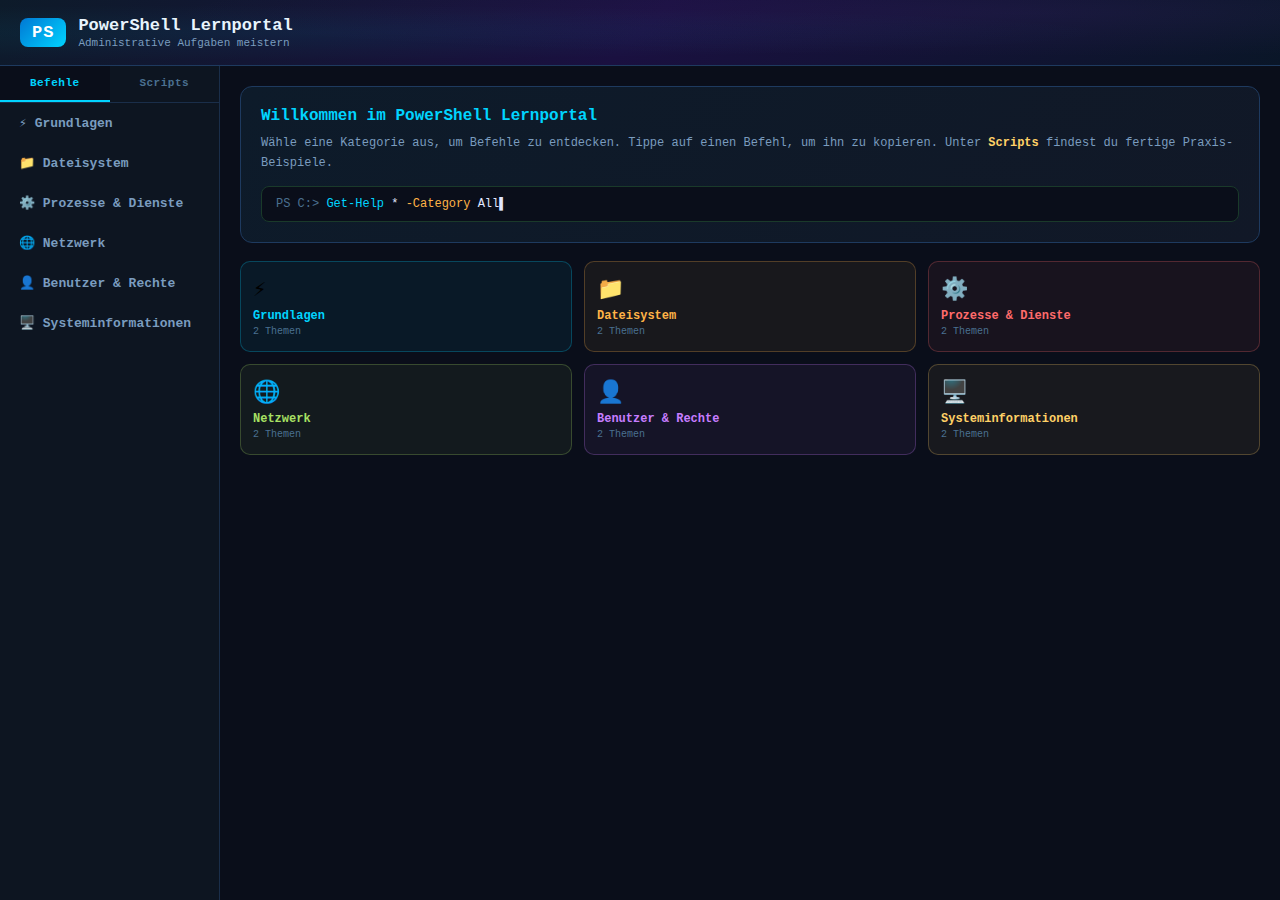
<file: index.html>
<!DOCTYPE html>
<html lang="de">
<head>
<meta charset="UTF-8">
<meta name="viewport" content="width=device-width, initial-scale=1.0, viewport-fit=cover">
<title>PowerShell Lernportal</title>
<style>
  * { box-sizing: border-box; margin: 0; padding: 0; }

  :root {
    --safe-bottom: env(safe-area-inset-bottom, 0px);
    --safe-top: env(safe-area-inset-top, 0px);
  }

  body {
    min-height: 100vh; min-height: 100dvh;
    background: #0a0e1a;
    font-family: 'Courier New', Consolas, monospace;
    color: #e0e6ff;
    display: flex; flex-direction: column;
    overflow: hidden;
  }

  /* ── HEADER ─────────────────────────────────── */
  #header {
    background: linear-gradient(135deg, #0d1b2a 0%, #1a1040 50%, #0a1628 100%);
    border-bottom: 1px solid #1e3a5f;
    padding: 16px 20px;
    padding-top: calc(16px + var(--safe-top));
    position: relative; overflow: hidden; flex-shrink: 0;
  }
  #header::before {
    content: '';
    position: absolute; inset: 0;
    background: radial-gradient(ellipse at 20% 50%, rgba(0,212,255,0.06) 0%, transparent 60%),
                radial-gradient(ellipse at 80% 20%, rgba(168,100,255,0.06) 0%, transparent 60%);
    pointer-events: none;
  }
  #header-inner { position: relative; display: flex; align-items: center; gap: 12px; }
  #ps-badge {
    background: linear-gradient(135deg, #0078d4, #00d4ff);
    border-radius: 8px; padding: 5px 12px;
    font-size: 17px; font-weight: bold; color: #fff; letter-spacing: 1px; flex-shrink: 0;
  }
  #header-text { flex: 1; min-width: 0; }
  #header h1 { font-size: 17px; font-weight: 700; color: #e8f4fd; white-space: nowrap; overflow: hidden; text-overflow: ellipsis; }
  #header p  { color: #7a9cbf; font-size: 11px; margin-top: 2px; }

  /* Hamburger — hidden on desktop */
  #menu-toggle {
    display: none;
    background: transparent; border: 1px solid #1e3a5f; border-radius: 8px;
    color: #7a9cbf; padding: 7px 10px; cursor: pointer; font-size: 18px;
    flex-shrink: 0; line-height: 1;
  }

  /* ── DESKTOP LAYOUT ──────────────────────────── */
  #layout { display: flex; flex: 1; overflow: hidden; }

  /* Sidebar */
  #sidebar {
    width: 220px; background: #0d1521;
    border-right: 1px solid #1a2e4a;
    display: flex; flex-direction: column;
    flex-shrink: 0; overflow: hidden;
    transition: transform 0.28s ease;
  }
  #tabs { display: flex; border-bottom: 1px solid #1a2e4a; flex-shrink: 0; }
  .tab-btn {
    flex: 1; padding: 11px 8px; border: none; cursor: pointer;
    font-family: inherit; font-size: 11px; font-weight: 600; letter-spacing: 0.5px;
    background: transparent; color: #4a7090;
    border-bottom: 2px solid transparent; transition: all 0.2s;
  }
  .tab-btn.active { background: #0a0e1a; color: #00d4ff; border-bottom-color: #00d4ff; }
  #sidebar-list { overflow-y: auto; flex: 1; -webkit-overflow-scrolling: touch; }

  .cat-btn {
    width: 100%; text-align: left; padding: 12px 16px;
    border: none; cursor: pointer; background: transparent;
    border-left: 3px solid transparent; color: #7a9cbf;
    font-family: inherit; font-size: 13px; font-weight: 600;
    display: flex; align-items: center; gap: 8px; transition: all 0.2s;
  }
  .cat-btn.active { border-left-color: var(--cat-color); background: color-mix(in srgb, var(--cat-color) 10%, transparent); color: var(--cat-color); }
  .topic-btn {
    width: 100%; text-align: left; padding: 9px 16px 9px 36px;
    border: none; cursor: pointer; background: transparent;
    color: #5a7a9a; font-family: inherit; font-size: 12px; transition: all 0.2s;
  }
  .topic-btn.active { color: #e0e6ff; background: color-mix(in srgb, var(--cat-color) 15%, transparent); }
  .script-btn {
    width: 100%; text-align: left; padding: 12px 16px;
    border: none; cursor: pointer; background: transparent;
    border-left: 3px solid transparent; color: #7a9cbf;
    font-family: inherit; font-size: 12px; font-weight: 600;
    display: flex; align-items: center; gap: 8px; transition: all 0.2s;
  }
  .script-btn.active { border-left-color: #ffd166; background: rgba(255,209,102,0.1); color: #ffd166; }

  /* Overlay backdrop for mobile drawer */
  #overlay {
    display: none;
    position: fixed; inset: 0; background: rgba(0,0,0,0.55);
    z-index: 99; backdrop-filter: blur(2px);
  }

  /* ── MAIN ────────────────────────────────────── */
  #main { flex: 1; overflow-y: auto; padding: 20px; -webkit-overflow-scrolling: touch; }

  /* Welcome */
  #welcome-box {
    background: linear-gradient(135deg, #0d1b2a, #111827);
    border: 1px solid #1e3a5f; border-radius: 12px;
    padding: 20px; margin-bottom: 18px;
  }
  #welcome-box h2 { color: #00d4ff; font-size: 16px; margin-bottom: 8px; }
  #welcome-box p  { color: #7a9cbf; line-height: 1.7; font-size: 12px; }
  #terminal-demo {
    background: #0a0e1a; border-radius: 8px; padding: 10px 14px;
    font-size: 12px; border: 1px solid #1a3a2a; margin-top: 12px;
    overflow-x: auto; white-space: nowrap;
  }
  .ps-prompt { color: #4a7090; }
  .ps-cmd    { color: #00d4ff; }
  .ps-arg    { color: #e0e6ff; }
  .ps-flag   { color: #ffb347; }
  .blink { display: inline-block; animation: blink 1s step-end infinite; }
  @keyframes blink { 50% { opacity: 0; } }

  /* Category grid */
  #cat-grid { display: grid; grid-template-columns: repeat(3,1fr); gap: 12px; }
  .cat-card {
    background: color-mix(in srgb, var(--cat-color) 6%, transparent);
    border: 1px solid color-mix(in srgb, var(--cat-color) 25%, transparent);
    border-radius: 10px; padding: 14px 12px; cursor: pointer;
    text-align: left; transition: all 0.2s; font-family: inherit;
    -webkit-tap-highlight-color: transparent;
  }
  .cat-card:hover  { border-color: var(--cat-color); background: color-mix(in srgb, var(--cat-color) 12%, transparent); }
  .cat-card:active { background: color-mix(in srgb, var(--cat-color) 20%, transparent); }
  .cat-card-icon  { font-size: 22px; margin-bottom: 6px; }
  .cat-card-title { color: var(--cat-color); font-weight: 700; font-size: 12px; margin-bottom: 3px; }
  .cat-card-count { color: #4a7090; font-size: 10px; }

  /* Topic grid */
  #topic-grid { display: grid; grid-template-columns: 1fr 1fr; gap: 12px; }
  .topic-card {
    background: color-mix(in srgb, var(--cat-color) 5%, transparent);
    border: 1px solid color-mix(in srgb, var(--cat-color) 18%, transparent);
    border-radius: 10px; padding: 16px; cursor: pointer;
    text-align: left; transition: all 0.2s; font-family: inherit;
    -webkit-tap-highlight-color: transparent;
  }
  .topic-card:hover  { background: color-mix(in srgb, var(--cat-color) 12%, transparent); }
  .topic-card:active { background: color-mix(in srgb, var(--cat-color) 20%, transparent); }
  .topic-card-title { color: var(--cat-color); font-weight: 700; font-size: 13px; margin-bottom: 5px; }
  .topic-card-desc  { color: #4a7090; font-size: 12px; margin-bottom: 10px; line-height: 1.5; }
  .topic-card-count { color: #7a9cbf; font-size: 11px; }

  /* Section heading */
  .section-heading { display: flex; align-items: center; gap: 10px; margin-bottom: 14px; }
  .section-heading h2 { font-size: 16px; }
  .section-desc { color: #5a7a9a; font-size: 12px; margin-bottom: 16px; }
  .back-btn {
    background: transparent; border: none; color: #4a7090;
    cursor: pointer; font-family: inherit; font-size: 13px;
    margin-bottom: 14px; padding: 4px 0;
    display: flex; align-items: center; gap: 4px;
    -webkit-tap-highlight-color: transparent;
  }

  /* Command cards */
  .cmd-list { display: flex; flex-direction: column; gap: 10px; margin-bottom: 16px; }
  .cmd-card {
    background: #080d16; border: 1px solid #1a2e4a;
    border-radius: 8px; overflow: hidden; transition: border-color 0.2s;
  }
  .cmd-card:hover { border-color: color-mix(in srgb, var(--cat-color) 40%, transparent); }
  .cmd-header {
    display: flex; align-items: center; justify-content: space-between;
    padding: 10px 12px; border-bottom: 1px solid #0f1e30; gap: 8px;
  }
  .cmd-name { color: #00d4ff; font-size: 12px; font-weight: 600; word-break: break-all; flex: 1; }
  .copy-btn {
    background: #0d1521; border: 1px solid #1a2e4a; border-radius: 5px;
    color: #4a7090; padding: 5px 10px; cursor: pointer;
    font-size: 11px; font-family: inherit; transition: all 0.15s;
    white-space: nowrap; flex-shrink: 0; min-height: 32px;
    -webkit-tap-highlight-color: transparent;
  }
  .copy-btn.copied { background: #1a3a2a; border-color: #2a5a3a; color: #a8e063; }
  .cmd-body { padding: 8px 12px; }
  .cmd-desc    { color: #7a9cbf; font-size: 12px; margin-bottom: 5px; line-height: 1.4; }
  .cmd-example { color: #a8e063; font-size: 11px; opacity: 0.85; word-break: break-all; }

  /* Tip box */
  .tip-box {
    background: linear-gradient(135deg, #0d1b0d, #111827);
    border: 1px solid #1a3a2a; border-radius: 8px;
    padding: 13px 14px; font-size: 12px; color: #a8c8a0; line-height: 1.6;
  }

  /* Script view */
  .script-header { display: flex; align-items: center; gap: 12px; margin-bottom: 16px; }
  .script-header h2 { color: #ffd166; font-size: 17px; }
  .script-box { background: #080d16; border: 1px solid #1e3a5f; border-radius: 10px; overflow: hidden; }
  .script-box-header {
    background: #0d1521; padding: 9px 14px;
    display: flex; justify-content: space-between; align-items: center;
    border-bottom: 1px solid #1a2e4a;
  }
  .script-label { color: #4a7090; font-size: 11px; }
  .script-copy-btn {
    background: #0d1521; border: 1px solid #1a3a5a; border-radius: 6px;
    color: #7a9cbf; padding: 5px 12px; cursor: pointer;
    font-size: 11px; font-family: inherit; transition: all 0.15s; min-height: 32px;
  }
  .script-copy-btn.copied { background: #1a3a2a; color: #a8e063; }
  .script-code {
    margin: 0; padding: 16px; font-size: 11px; color: #a8e063;
    overflow-x: auto; line-height: 1.7;
    font-family: Consolas, 'Courier New', monospace;
    -webkit-overflow-scrolling: touch;
  }

  /* Scrollbar */
  ::-webkit-scrollbar { width: 4px; height: 4px; }
  ::-webkit-scrollbar-track { background: #080d16; }
  ::-webkit-scrollbar-thumb { background: #1a3a5a; border-radius: 3px; }

  /* ── MOBILE BOTTOM NAV ───────────────────────── */
  #bottom-nav {
    display: none;
    background: #0d1521; border-top: 1px solid #1a2e4a;
    flex-shrink: 0;
    padding-bottom: var(--safe-bottom);
  }
  #bottom-nav-inner { display: flex; }
  .bnav-btn {
    flex: 1; border: none; background: transparent; cursor: pointer;
    font-family: inherit; color: #4a7090;
    padding: 10px 8px 8px; display: flex; flex-direction: column;
    align-items: center; gap: 3px; transition: color 0.2s;
    -webkit-tap-highlight-color: transparent;
    font-size: 10px; font-weight: 600; letter-spacing: 0.3px;
  }
  .bnav-btn .bnav-icon { font-size: 20px; line-height: 1; }
  #bnav-befehle.active { color: #00d4ff; }
  #bnav-scripts.active { color: #ffd166; }

  /* ── RESPONSIVE: mobile ≤ 640px ─────────────── */
  @media (max-width: 640px) {
    #menu-toggle { display: block; }

    /* Sidebar becomes a slide-in drawer */
    #sidebar {
      position: fixed; top: 0; left: 0; bottom: 0;
      width: 82vw; max-width: 300px;
      z-index: 100; transform: translateX(-105%);
      box-shadow: 4px 0 24px rgba(0,0,0,0.5);
    }
    #sidebar.open { transform: translateX(0); }
    #overlay.open { display: block; }

    #bottom-nav { display: block; }

    #main { padding: 14px; }

    /* 2-col on small screens */
    #cat-grid   { grid-template-columns: repeat(2, 1fr); gap: 10px; }
    #topic-grid { grid-template-columns: 1fr; gap: 10px; }

    #welcome-box { padding: 14px; }
    #welcome-box h2 { font-size: 14px; }
    .section-heading h2 { font-size: 14px; }
  }

  @media (max-width: 360px) {
    #header h1 { font-size: 14px; }
    #cat-grid  { grid-template-columns: repeat(2, 1fr); }
  }

  /* ── TABLET: 641–900px ────────────────────────── */
  @media (min-width: 641px) and (max-width: 900px) {
    #sidebar { width: 190px; }
    #cat-grid { grid-template-columns: repeat(2,1fr); }
    #main { padding: 18px; }
  }
</style>
</head>
<body>

<div id="header">
  <div id="header-inner">
    <button id="menu-toggle" onclick="toggleSidebar()" aria-label="Menü öffnen">☰</button>
    <div id="ps-badge">PS</div>
    <div id="header-text">
      <h1>PowerShell Lernportal</h1>
      <p>Administrative Aufgaben meistern</p>
    </div>
  </div>
</div>

<div id="layout">
  <div id="overlay" onclick="closeSidebar()"></div>

  <div id="sidebar">
    <div id="tabs">
      <button class="tab-btn active" id="tab-befehle" onclick="switchTab('befehle')">Befehle</button>
      <button class="tab-btn"        id="tab-scripts" onclick="switchTab('scripts')">Scripts</button>
    </div>
    <div id="sidebar-list"></div>
  </div>

  <div id="main"></div>
</div>

<div id="bottom-nav">
  <div id="bottom-nav-inner">
    <button class="bnav-btn active" id="bnav-befehle" onclick="switchTab('befehle')">
      <span class="bnav-icon">⚡</span>Befehle
    </button>
    <button class="bnav-btn" id="bnav-scripts" onclick="switchTab('scripts')">
      <span class="bnav-icon">📄</span>Scripts
    </button>
  </div>
</div>

<script>
const categories = [
  {
    id: "grundlagen", icon: "⚡", title: "Grundlagen", color: "#00d4ff",
    topics: [
      {
        title: "Die PowerShell-Konsole", description: "Grundlegende Navigation und Bedienung",
        commands: [
          { cmd: "Get-Help <Cmdlet>", desc: "Hilfe zu einem Befehl anzeigen", example: "Get-Help Get-Process" },
          { cmd: "Get-Command", desc: "Alle verfügbaren Befehle auflisten", example: "Get-Command -Verb Get" },
          { cmd: "Clear-Host", desc: "Konsole leeren (alias: cls)", example: "Clear-Host" },
          { cmd: "Exit", desc: "PowerShell schließen", example: "Exit" },
          { cmd: "Tab", desc: "Auto-Vervollständigung aktivieren", example: "Get-Pro[Tab]" },
        ],
        tip: "💡 PowerShell-Befehle folgen immer dem Schema Verb-Substantiv, z.B. Get-Process, Set-Item, Remove-File.",
      },
      {
        title: "Variablen & Datentypen", description: "Daten speichern und verarbeiten",
        commands: [
          { cmd: "$name = 'Wert'", desc: "Variable erstellen und Wert zuweisen", example: "$name = 'Max Mustermann'" },
          { cmd: "$zahl = 42", desc: "Zahl als Variable speichern", example: "$alter = 30" },
          { cmd: "$name.GetType()", desc: "Datentyp einer Variable anzeigen", example: "$zahl.GetType()" },
          { cmd: "$array = @(1,2,3)", desc: "Array erstellen", example: "$farben = @('Rot','Blau','Grün')" },
          { cmd: "$hash = @{Key='Val'}", desc: "Hashtable (Dictionary) erstellen", example: "$person = @{Name='Max';Alter=30}" },
        ],
        tip: "💡 Variablen in PowerShell beginnen immer mit einem $-Zeichen.",
      },
    ],
  },
  {
    id: "dateisystem", icon: "📁", title: "Dateisystem", color: "#ffb347",
    topics: [
      {
        title: "Navigation & Ordner", description: "Im Dateisystem navigieren",
        commands: [
          { cmd: "Get-Location", desc: "Aktuellen Pfad anzeigen (alias: pwd)", example: "Get-Location" },
          { cmd: "Set-Location C:\\Pfad", desc: "In ein Verzeichnis wechseln (alias: cd)", example: "Set-Location C:\\Users" },
          { cmd: "Get-ChildItem", desc: "Dateien & Ordner anzeigen (alias: ls, dir)", example: "Get-ChildItem C:\\ -Recurse" },
          { cmd: "New-Item -Type Directory", desc: "Neuen Ordner erstellen", example: "New-Item -Path 'C:\\Test' -Type Directory" },
          { cmd: "Remove-Item -Path", desc: "Datei oder Ordner löschen", example: "Remove-Item -Path 'C:\\Test' -Recurse" },
        ],
        tip: "💡 Mit Get-ChildItem -Filter *.txt findet man alle TXT-Dateien in einem Verzeichnis.",
      },
      {
        title: "Dateien lesen & schreiben", description: "Dateiinhalt bearbeiten",
        commands: [
          { cmd: "Get-Content Datei.txt", desc: "Dateiinhalt anzeigen (alias: cat)", example: "Get-Content C:\\log.txt" },
          { cmd: "Set-Content Datei.txt", desc: "Datei überschreiben", example: "Set-Content log.txt 'Neuer Inhalt'" },
          { cmd: "Add-Content Datei.txt", desc: "Text an Datei anhängen", example: "Add-Content log.txt 'Neue Zeile'" },
          { cmd: "Copy-Item Quelle Ziel", desc: "Datei kopieren", example: "Copy-Item C:\\file.txt D:\\backup\\" },
          { cmd: "Move-Item Quelle Ziel", desc: "Datei verschieben", example: "Move-Item C:\\alt.txt C:\\neu.txt" },
        ],
        tip: "💡 Mit Out-File kann man Ausgaben direkt in eine Datei umleiten: Get-Process | Out-File prozesse.txt",
      },
    ],
  },
  {
    id: "prozesse", icon: "⚙️", title: "Prozesse & Dienste", color: "#ff6b6b",
    topics: [
      {
        title: "Prozesse verwalten", description: "Laufende Prozesse überwachen und steuern",
        commands: [
          { cmd: "Get-Process", desc: "Alle laufenden Prozesse anzeigen", example: "Get-Process | Sort-Object CPU -Desc" },
          { cmd: "Get-Process -Name chrome", desc: "Bestimmten Prozess finden", example: "Get-Process -Name 'notepad'" },
          { cmd: "Stop-Process -Name", desc: "Prozess beenden", example: "Stop-Process -Name 'notepad' -Force" },
          { cmd: "Start-Process", desc: "Anwendung starten", example: "Start-Process notepad.exe" },
          { cmd: "Wait-Process -Name", desc: "Warten bis Prozess beendet ist", example: "Wait-Process -Name 'setup'" },
        ],
        tip: "💡 Mit Get-Process | Where-Object {$_.CPU -gt 50} findet man prozessorhungrige Anwendungen.",
      },
      {
        title: "Windows-Dienste", description: "Systemdienste steuern und überwachen",
        commands: [
          { cmd: "Get-Service", desc: "Alle Dienste auflisten", example: "Get-Service | Where-Object Status -eq 'Running'" },
          { cmd: "Start-Service -Name", desc: "Dienst starten", example: "Start-Service -Name 'wuauserv'" },
          { cmd: "Stop-Service -Name", desc: "Dienst stoppen", example: "Stop-Service -Name 'Spooler'" },
          { cmd: "Restart-Service -Name", desc: "Dienst neu starten", example: "Restart-Service -Name 'Spooler'" },
          { cmd: "Set-Service -StartupType", desc: "Startverhalten ändern", example: "Set-Service -Name 'Spooler' -StartupType Automatic" },
        ],
        tip: "💡 Get-Service -Name 'Spooler' zeigt den Print Spooler Dienst – nützlich bei Druckerproblemen.",
      },
    ],
  },
  {
    id: "netzwerk", icon: "🌐", title: "Netzwerk", color: "#a8e063",
    topics: [
      {
        title: "Netzwerkdiagnose", description: "Verbindungen testen und analysieren",
        commands: [
          { cmd: "Test-Connection -ComputerName", desc: "Ping an Host senden", example: "Test-Connection -ComputerName google.com -Count 4" },
          { cmd: "Get-NetIPAddress", desc: "IP-Adressen anzeigen", example: "Get-NetIPAddress -AddressFamily IPv4" },
          { cmd: "Get-NetAdapter", desc: "Netzwerkadapter auflisten", example: "Get-NetAdapter | Select Name, Status, Speed" },
          { cmd: "Resolve-DnsName", desc: "DNS-Auflösung durchführen", example: "Resolve-DnsName google.com" },
          { cmd: "Test-NetConnection", desc: "Port-Verbindung testen", example: "Test-NetConnection google.com -Port 443" },
        ],
        tip: "💡 Test-NetConnection -ComputerName server -Port 3389 prüft ob RDP-Zugriff möglich ist.",
      },
      {
        title: "Netzwerkkonfiguration", description: "Netzwerkeinstellungen verwalten",
        commands: [
          { cmd: "Get-NetRoute", desc: "Routing-Tabelle anzeigen", example: "Get-NetRoute -AddressFamily IPv4" },
          { cmd: "Get-DnsClientServerAddress", desc: "DNS-Server anzeigen", example: "Get-DnsClientServerAddress" },
          { cmd: "Clear-DnsClientCache", desc: "DNS-Cache leeren", example: "Clear-DnsClientCache" },
          { cmd: "Get-NetFirewallRule", desc: "Firewallregeln anzeigen", example: "Get-NetFirewallRule -Enabled True" },
          { cmd: "Invoke-WebRequest", desc: "HTTP-Anfrage senden", example: "Invoke-WebRequest https://api.example.com" },
        ],
        tip: "💡 Invoke-WebRequest kann auch zum Herunterladen von Dateien verwendet werden: (Invoke-WebRequest -Uri 'URL').Content",
      },
    ],
  },
  {
    id: "benutzer", icon: "👤", title: "Benutzer & Rechte", color: "#c77dff",
    topics: [
      {
        title: "Lokale Benutzer", description: "Benutzerkonten verwalten",
        commands: [
          { cmd: "Get-LocalUser", desc: "Lokale Benutzer auflisten", example: "Get-LocalUser | Select Name, Enabled" },
          { cmd: "New-LocalUser -Name", desc: "Neuen Benutzer erstellen", example: "New-LocalUser -Name 'Hans' -NoPassword" },
          { cmd: "Set-LocalUser -Name", desc: "Benutzer bearbeiten", example: "Set-LocalUser -Name 'Hans' -Description 'Testuser'" },
          { cmd: "Remove-LocalUser -Name", desc: "Benutzer löschen", example: "Remove-LocalUser -Name 'Hans'" },
          { cmd: "Get-LocalGroup", desc: "Lokale Gruppen anzeigen", example: "Get-LocalGroupMember -Group 'Administrators'" },
        ],
        tip: "💡 Add-LocalGroupMember -Group 'Administrators' -Member 'Hans' fügt einen Benutzer zur Admingruppe hinzu.",
      },
      {
        title: "Berechtigungen & ACLs", description: "Zugriffsrechte prüfen und setzen",
        commands: [
          { cmd: "Get-Acl -Path", desc: "Zugriffsrechte anzeigen", example: "Get-Acl -Path 'C:\\Ordner'" },
          { cmd: "Set-Acl -Path", desc: "Zugriffsrechte setzen", example: "(Get-Acl C:\\src) | Set-Acl C:\\dest" },
          { cmd: "whoami", desc: "Aktuellen Benutzer anzeigen", example: "whoami /all" },
          { cmd: "whoami /groups", desc: "Gruppenmitgliedschaften anzeigen", example: "whoami /groups" },
          { cmd: "icacls Pfad", desc: "NTFS-Berechtigungen anzeigen", example: "icacls C:\\Ordner" },
        ],
        tip: "💡 Mit (Get-Acl 'C:\\Datei').Access kann man die einzelnen Zugriffsregeln detailliert einsehen.",
      },
    ],
  },
  {
    id: "system", icon: "🖥️", title: "Systeminformationen", color: "#ffd166",
    topics: [
      {
        title: "Hardware & OS", description: "Systeminformationen abrufen",
        commands: [
          { cmd: "Get-ComputerInfo", desc: "Vollständige Systeminfos", example: "Get-ComputerInfo | Select OsName, TotalPhysicalMemory" },
          { cmd: "Get-WmiObject Win32_Processor", desc: "CPU-Informationen", example: "Get-WmiObject Win32_Processor | Select Name, NumberOfCores" },
          { cmd: "Get-WmiObject Win32_LogicalDisk", desc: "Festplatteninformationen", example: "Get-WmiObject Win32_LogicalDisk | Select DeviceID, FreeSpace" },
          { cmd: "Get-WmiObject Win32_PhysicalMemory", desc: "RAM-Informationen", example: "Get-WmiObject Win32_PhysicalMemory | Select Capacity" },
          { cmd: "Get-EventLog -LogName System", desc: "Systemereignisse lesen", example: "Get-EventLog -LogName System -Newest 20" },
        ],
        tip: "💡 [math]::Round((Get-WmiObject Win32_LogicalDisk).FreeSpace/1GB,2) zeigt den freien Speicher in GB.",
      },
      {
        title: "Registry & Umgebung", description: "Systemkonfiguration verwalten",
        commands: [
          { cmd: "Get-ItemProperty HKLM:\\...", desc: "Registry-Wert lesen", example: "Get-ItemProperty 'HKLM:\\SOFTWARE\\Microsoft\\Windows NT\\CurrentVersion'" },
          { cmd: "Get-ChildItem Env:", desc: "Umgebungsvariablen anzeigen", example: "Get-ChildItem Env: | Sort Name" },
          { cmd: "$env:PATH", desc: "PATH-Variable anzeigen", example: "$env:USERNAME" },
          { cmd: "[System.Environment]::GetEnvironmentVariable", desc: "Systemvariable lesen", example: "[System.Environment]::GetEnvironmentVariable('TEMP')" },
          { cmd: "Get-WinSystemLocale", desc: "Systemsprache anzeigen", example: "Get-WinSystemLocale" },
        ],
        tip: "💡 HKLM:\\, HKCU:\\ usw. sind in PowerShell als Laufwerke eingebunden – du kannst mit cd darin navigieren!",
      },
    ],
  },
];

const scripts = [
  {
    title: "Speicherplatz-Report", icon: "💾",
    code: `# Festplattenauslastung aller Laufwerke anzeigen
Get-WmiObject Win32_LogicalDisk |
  Where-Object {$_.DriveType -eq 3} |
  Select-Object DeviceID,
    @{N='Gesamt (GB)';E={[math]::Round($_.Size/1GB,2)}},
    @{N='Frei (GB)';E={[math]::Round($_.FreeSpace/1GB,2)}},
    @{N='Belegt %';E={[math]::Round((1-$_.FreeSpace/$_.Size)*100,1)}} |
  Format-Table -AutoSize`,
  },
  {
    title: "Große Dateien finden", icon: "🔍",
    code: `# Top 10 größte Dateien in einem Ordner finden
$pfad = "C:\\Users"
Get-ChildItem -Path $pfad -Recurse -ErrorAction SilentlyContinue |
  Where-Object {!$_.PSIsContainer} |
  Sort-Object Length -Descending |
  Select-Object -First 10 Name, DirectoryName,
    @{N='Größe (MB)';E={[math]::Round($_.Length/1MB,2)}} |
  Format-Table -AutoSize`,
  },
  {
    title: "Dienste-Status-Report", icon: "⚙️",
    code: `# Alle gestoppten Dienste mit Automatik-Start anzeigen
Get-Service |
  Where-Object {$_.Status -eq 'Stopped' -and $_.StartType -eq 'Automatic'} |
  Select-Object Name, DisplayName, Status |
  Sort-Object DisplayName |
  Format-Table -AutoSize`,
  },
  {
    title: "Logdatei analysieren", icon: "📋",
    code: `# Fehler aus Windows Ereignisprotokoll der letzten 24h
$start = (Get-Date).AddHours(-24)
Get-EventLog -LogName System -EntryType Error -After $start |
  Select-Object TimeGenerated, Source, Message |
  Sort-Object TimeGenerated -Descending |
  Format-List`,
  },
];

// ── State ──────────────────────────────────────
let currentTab   = 'befehle';
let currentCat   = null;
let currentTopic = null;

// ── Helpers ────────────────────────────────────
function esc(s) {
  return String(s)
    .replace(/&/g,'&amp;').replace(/</g,'&lt;')
    .replace(/>/g,'&gt;').replace(/"/g,'&quot;');
}
function isMobile() { return window.innerWidth <= 640; }

// ── Sidebar drawer ─────────────────────────────
function toggleSidebar() {
  const open = document.getElementById('sidebar').classList.toggle('open');
  document.getElementById('overlay').classList.toggle('open', open);
}
function closeSidebar() {
  document.getElementById('sidebar').classList.remove('open');
  document.getElementById('overlay').classList.remove('open');
}

// ── Navigation ─────────────────────────────────
function switchTab(tab) {
  currentTab = tab; currentCat = null; currentTopic = null;
  ['befehle','scripts'].forEach(t => {
    document.getElementById('tab-'  + t).className = 'tab-btn'   + (tab === t ? ' active' : '');
    document.getElementById('bnav-' + t).className = 'bnav-btn'  + (tab === t ? ' active' : '');
  });
  renderSidebar(); renderMain();
  if (isMobile()) closeSidebar();
}

function selectCat(id) {
  currentCat = id; currentTopic = null;
  renderSidebar(); renderMain();
  if (isMobile()) closeSidebar();
}

function selectTopic(title) {
  currentTopic = title;
  renderSidebar(); renderMain();
  if (isMobile()) { closeSidebar(); document.getElementById('main').scrollTop = 0; }
}

function selectScript(idx) {
  currentCat = 'script-' + idx;
  renderSidebar(); renderMain();
  if (isMobile()) closeSidebar();
}

function goBack() {
  currentTopic = null;
  renderSidebar(); renderMain();
  document.getElementById('main').scrollTop = 0;
}

// ── Copy to clipboard ──────────────────────────
function copyText(text, btnId) {
  navigator.clipboard.writeText(text).catch(() => {
    const ta = document.createElement('textarea');
    ta.value = text; document.body.appendChild(ta);
    ta.select(); document.execCommand('copy');
    document.body.removeChild(ta);
  });
  const btn = document.getElementById(btnId);
  if (!btn) return;
  const orig = btn.textContent;
  btn.textContent = '✓ Kopiert!';
  btn.classList.add('copied');
  setTimeout(() => { btn.textContent = orig; btn.classList.remove('copied'); }, 1500);
}

// ── Render sidebar ─────────────────────────────
function renderSidebar() {
  const el = document.getElementById('sidebar-list');
  if (currentTab === 'befehle') {
    let html = '';
    categories.forEach(cat => {
      const active = currentCat === cat.id;
      html += `<button class="cat-btn${active?' active':''}" style="--cat-color:${cat.color}" onclick="selectCat('${cat.id}')">${cat.icon} ${esc(cat.title)}</button>`;
      if (active) {
        cat.topics.forEach(t => {
          const ta = currentTopic === t.title;
          html += `<button class="topic-btn${ta?' active':''}" style="--cat-color:${cat.color}" onclick="selectTopic('${esc(t.title)}')">&rsaquo; ${esc(t.title)}</button>`;
        });
      }
    });
    el.innerHTML = html;
  } else {
    el.innerHTML = scripts.map((s, i) => {
      const active = currentCat === 'script-' + i;
      return `<button class="script-btn${active?' active':''}" onclick="selectScript(${i})">${s.icon} ${esc(s.title)}</button>`;
    }).join('');
  }
}

// ── Render main ────────────────────────────────
function renderMain() {
  const el = document.getElementById('main');

  // Welcome
  if (!currentCat) {
    el.innerHTML = `
      <div id="welcome-box">
        <h2>Willkommen im PowerShell Lernportal</h2>
        <p>Wähle eine Kategorie aus, um Befehle zu entdecken. Tippe auf einen Befehl, um ihn zu kopieren.
        Unter <strong style="color:#ffd166">Scripts</strong> findest du fertige Praxis-Beispiele.</p>
        <div id="terminal-demo">
          <span class="ps-prompt">PS C:\&gt; </span><span class="ps-cmd">Get-Help</span><span class="ps-arg"> * </span><span class="ps-flag">-Category</span><span class="ps-arg"> All</span><span class="blink">▌</span>
        </div>
      </div>
      <div id="cat-grid">${categories.map(cat =>
        `<button class="cat-card" style="--cat-color:${cat.color}" onclick="selectCat('${cat.id}')">
          <div class="cat-card-icon">${cat.icon}</div>
          <div class="cat-card-title">${esc(cat.title)}</div>
          <div class="cat-card-count">${cat.topics.length} Themen</div>
        </button>`
      ).join('')}</div>`;
    return;
  }

  // Script
  if (currentTab === 'scripts' && currentCat.startsWith('script-')) {
    const idx = parseInt(currentCat.split('-')[1]);
    const s = scripts[idx];
    const btnId = 'script-copy-btn';
    el.innerHTML = `
      <div class="script-header">
        <span style="font-size:26px">${s.icon}</span>
        <h2>${esc(s.title)}</h2>
      </div>
      <div class="script-box">
        <div class="script-box-header">
          <span class="script-label">PowerShell Script</span>
          <button class="script-copy-btn" id="${btnId}" onclick="copyText(scripts[${idx}].code,'${btnId}')">Kopieren</button>
        </div>
        <pre class="script-code">${esc(s.code)}</pre>
      </div>`;
    return;
  }

  // Category
  const cat = categories.find(c => c.id === currentCat);
  if (!cat) return;

  if (!currentTopic) {
    el.innerHTML = `
      <div class="section-heading">
        <span style="font-size:24px">${cat.icon}</span>
        <h2 style="color:${cat.color}">${esc(cat.title)}</h2>
      </div>
      <div id="topic-grid">${cat.topics.map(t =>
        `<button class="topic-card" style="--cat-color:${cat.color}" onclick="selectTopic('${esc(t.title)}')">
          <div class="topic-card-title">${esc(t.title)}</div>
          <div class="topic-card-desc">${esc(t.description)}</div>
          <div class="topic-card-count">${t.commands.length} Befehle &rarr;</div>
        </button>`
      ).join('')}</div>`;
    return;
  }

  // Commands
  const topic = cat.topics.find(t => t.title === currentTopic);
  if (!topic) return;

  el.innerHTML = `
    <button class="back-btn" onclick="goBack()">&larr; ${esc(cat.title)}</button>
    <div class="section-heading">
      <h2 style="color:${cat.color}">${esc(topic.title)}</h2>
    </div>
    <p class="section-desc">${esc(topic.description)}</p>
    <div class="cmd-list">${topic.commands.map((c, i) => {
      const btnId = `copy-btn-${i}`;
      return `
        <div class="cmd-card" style="--cat-color:${cat.color}">
          <div class="cmd-header">
            <code class="cmd-name">${esc(c.cmd)}</code>
            <button class="copy-btn" id="${btnId}" onclick="copyText('${esc(c.example).replace(/'/g,"\\'")}','${btnId}')">Kopieren</button>
          </div>
          <div class="cmd-body">
            <div class="cmd-desc">${esc(c.desc)}</div>
            <code class="cmd-example">${esc(c.example)}</code>
          </div>
        </div>`;
    }).join('')}</div>
    <div class="tip-box">${esc(topic.tip)}</div>`;
}

// Init
renderSidebar();
renderMain();
</script>
</body>
</html>
</file>
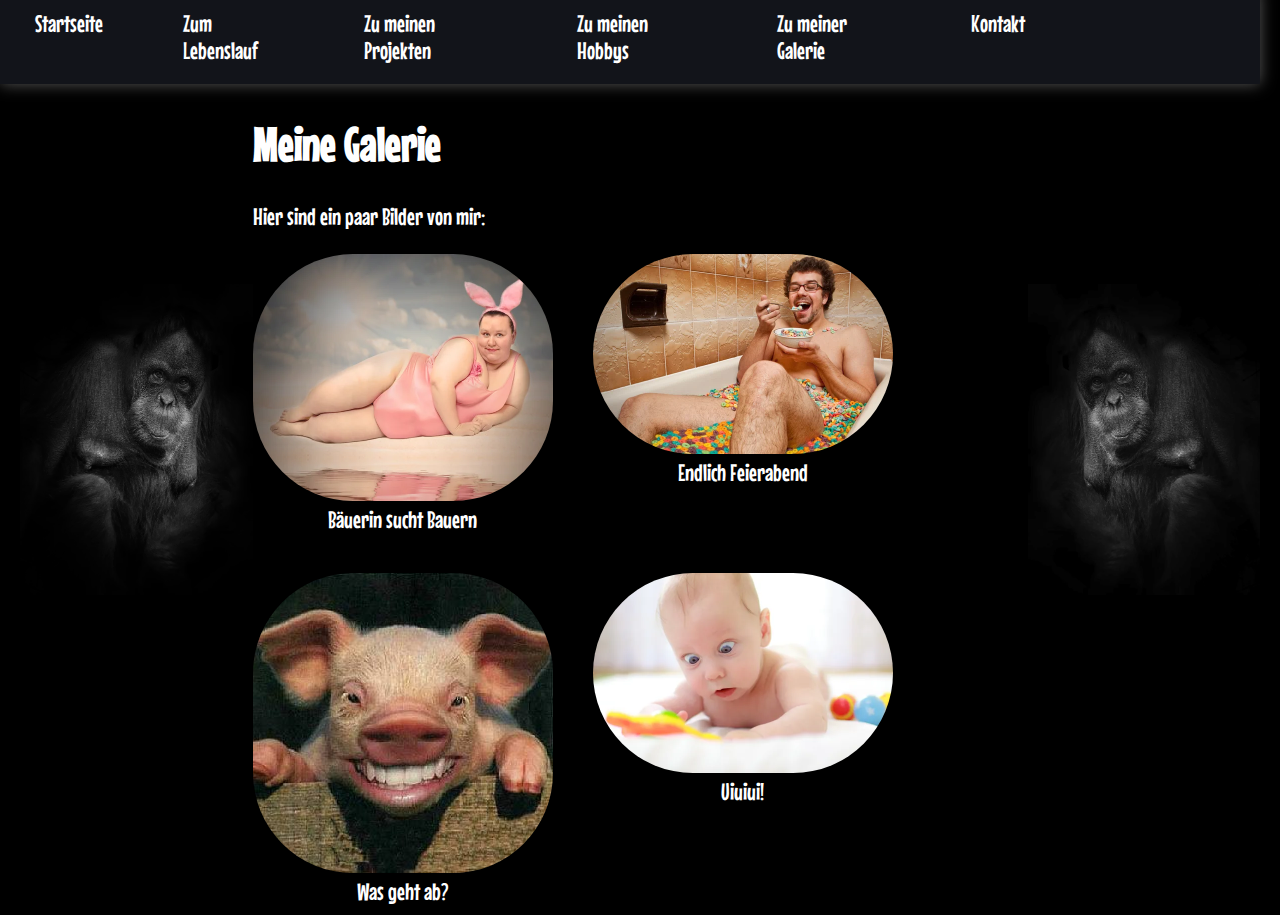
<file: pages/galerie.html>
<!DOCTYPE html>
<html lang="de">
<head>
    <meta charset="UTF-8">
    <meta name="viewport" content="width=device-width, initial-scale=1.0">
    <title>Meine Galerie</title>
    <link rel="stylesheet" href="../css/styles.css">
</head>
<body>
    <header>
        <!-- Navigation -->
        <nav>
            <ul> 
                <li><a href="../index.html" target="_self" style="margin-right: 20px">Startseite </a></li>
                <li><a href="lebenslauf.html" target="_self" style="margin-right: 20px">Zum Lebenslauf </a></li>
                <li><a href="projekte.html" target="_self" style="margin-right: 20px">Zu meinen Projekten </a></li>
                <li><a href="hobbys.html" target="_self" style="margin-right: 20px">Zu meinen Hobbys </a></li>
                <li><a href="galerie.html" target="_self" style="margin-right: 20px">Zu meiner Galerie </a></li>
                <li><a href="kontakt.html" target="_self" style="margin-right: 20px">Kontakt </a></li>
            </ul>
        </nav>
    </header>
    <main>
        <div class="content-row">
            <!-- linke Spalte -->
            <div class="portrait-wrapper">
                <img src="../images/monkey-left.avif" alt="Hier ist mein Portrait zu sehen" class="portrait">
            </div>
            
            <!-- mittlere Spalte -->
            <div class="text">
                <h1>Meine Galerie</h1>
                <p>Hier sind ein paar Bilder von mir:</p>
                
                <!-- Galerie mit Bildern und Bildunterschriften -->
                <div class="galerie-container">
                    <figure>
                        <a href="https://www.rtl.de/sendungen/bauer-sucht-frau/" target="_blank"><img src="../images/galerie4.jpg" alt="Bild 4" class="galerie" width="300"></a>
                        <figcaption >
                            Bäuerin sucht Bauern
                        </figcaption >
                    </figure>
                    <figure>
                        <img src="../images/galerie3.webp" alt="Bild 3" class="galerie" width="300">
                        <figcaption >
                            Endlich Feierabend
                        </figcaption >
                    </figure>
                    <figure>
                        <img src="../images/galerie1.jpg" alt="Bild 1" class="galerie" width="300">
                        <figcaption >
                            Was geht ab?
                        </figcaption >
                    </figure>
                    <figure>
                        <img src="../images/galerie2.webp" alt="Bild 2" class="galerie" width="300">
                        <figcaption >
                            Uiuiui!
                        </figcaption >  
                    </figure>
                </div>
            </div>

            <!-- rechte Spalte -->
            <div class="portrait-wrapper">
                <img src="../images/monkey-right.webp" alt="Hier ist mein Portrait zu sehen" class="portrait">
            </div>
        </div>
    </main>
</body>
</html>
</file>
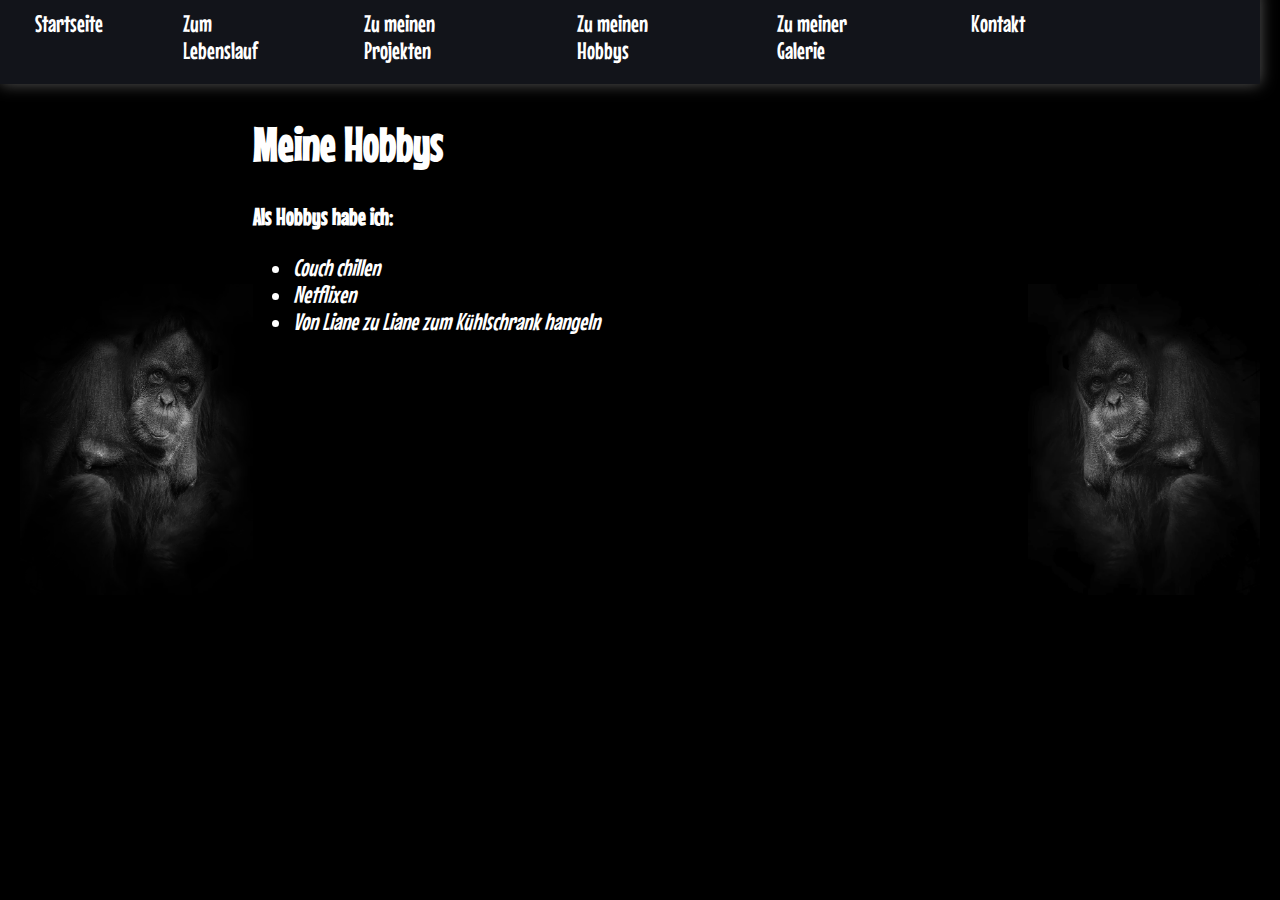
<file: pages/hobbys.html>
<!DOCTYPE html>
<html lang="de">
<head>
    <meta charset="UTF-8">
    <meta name="viewport" content="width=device-width, initial-scale=1.0">
    <title>Hobbys - Mein Portfolio</title>
    <link rel="stylesheet" href="../css/styles.css">
</head>
<body>
    <header>
        <!-- Navigation -->
        <nav>
            <ul> 
                <li><a href="../index.html" target="_self" style="margin-right: 20px">Startseite </a></li>
                <li><a href="lebenslauf.html" target="_self" style="margin-right: 20px">Zum Lebenslauf </a></li>
                <li><a href="projekte.html" target="_self" style="margin-right: 20px">Zu meinen Projekten </a></li>
                <li><a href="hobbys.html" target="_self" style="margin-right: 20px">Zu meinen Hobbys </a></li>
                <li><a href="galerie.html" target="_self" style="margin-right: 20px">Zu meiner Galerie </a></li>
                <li><a href="kontakt.html" target="_self" style="margin-right: 20px">Kontakt </a></li>
            </ul>
        </nav>
    </header>
    <main>
        <div class="content-row">
            <!-- linke Spalte -->
            <div class="portrait-wrapper">
                <img src="../images/monkey-left.avif" alt="Hier ist mein Portrait zu sehen" class="portrait">
            </div>
            
            <!-- mittlere Spalte -->
            <div class="text">
                <h1>Meine Hobbys</h1>
                <p><strong>Als Hobbys habe ich:</strong></p>
                
                <ul>
                    <li><em>Couch chillen</em></li>
                    <li><em>Netflixen</em></li>
                    <li><em>Von Liane zu Liane zum Kühlschrank hangeln</em></li>
                </ul>
            </div>

            <!-- rechte Spalte -->
            <div class="portrait-wrapper">
                <img src="../images/monkey-right.webp" alt="Hier ist mein Portrait zu sehen" class="portrait">
            </div>
        </div>
    </main>
</body>

</html>
</file>
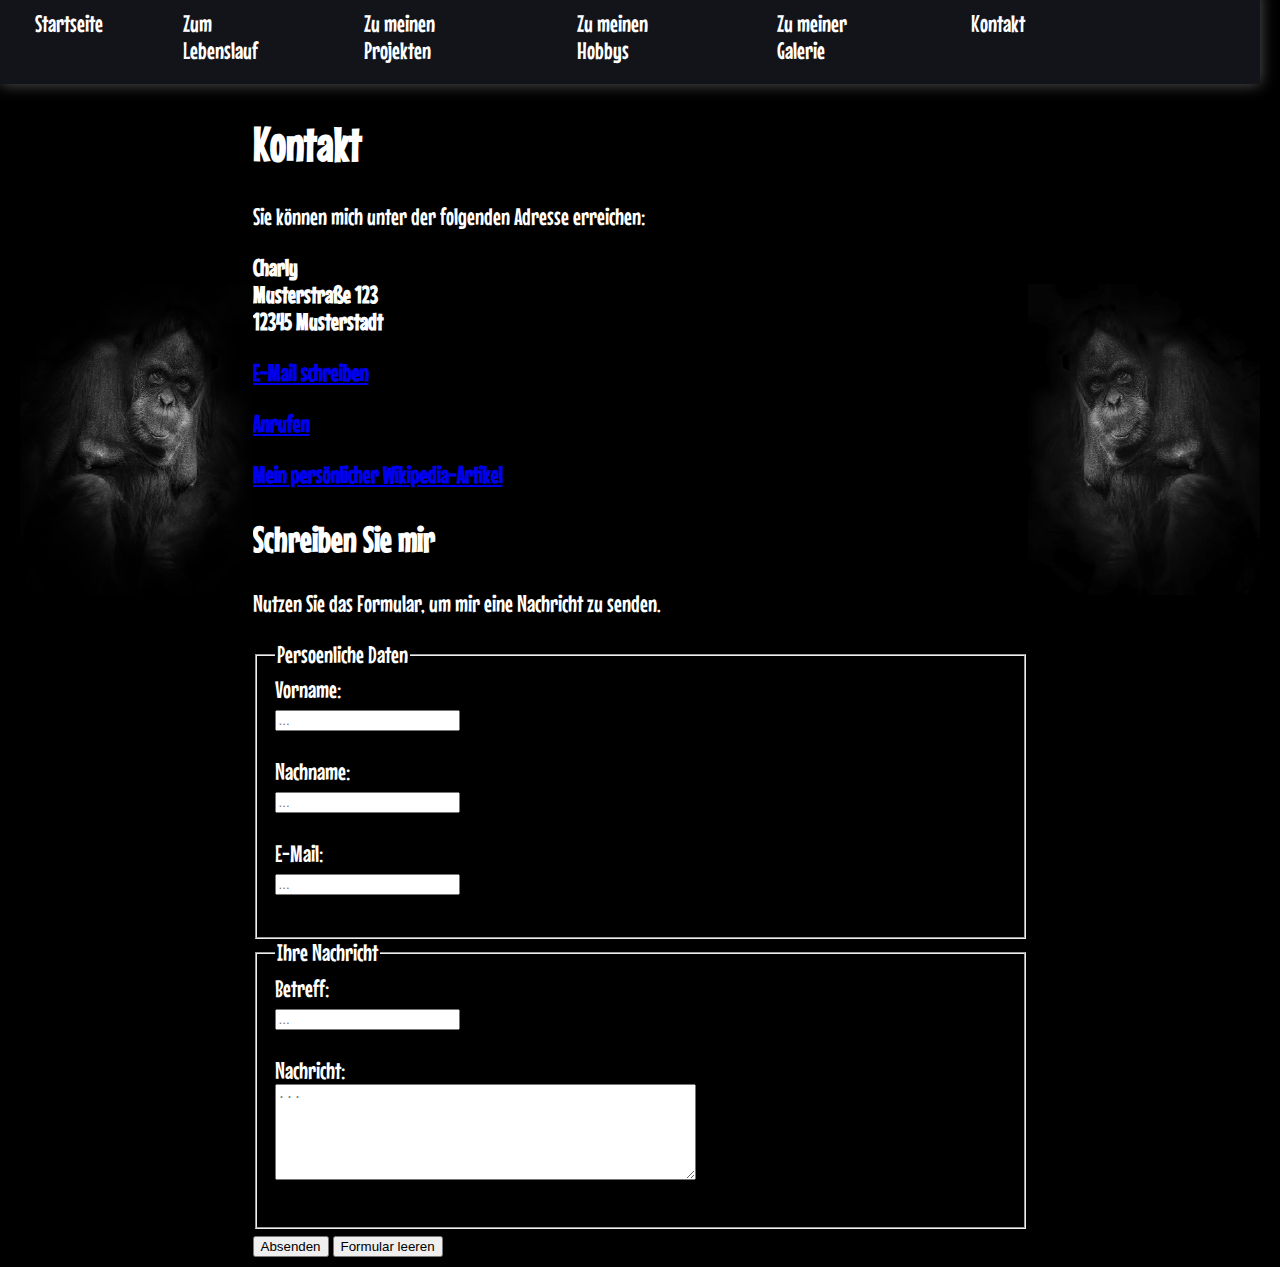
<file: pages/kontakt.html>
<!DOCTYPE html>
<html lang="de">
<head>
    <meta charset="UTF-8">
    <meta name="viewport" content="width=device-width, initial-scale=1.0">
    <title>Kontakt - Mein Portfolio</title>
    <link rel="stylesheet" href="../css/styles.css">
</head>
<body>
    <header>
        <!-- Navigation -->
        <nav>
            <ul> 
                <li><a href="../index.html" target="_self" style="margin-right: 20px">Startseite </a></li>
                <li><a href="lebenslauf.html" target="_self" style="margin-right: 20px">Zum Lebenslauf </a></li>
                <li><a href="projekte.html" target="_self" style="margin-right: 20px">Zu meinen Projekten </a></li>
                <li><a href="hobbys.html" target="_self" style="margin-right: 20px">Zu meinen Hobbys </a></li>
                <li><a href="galerie.html" target="_self" style="margin-right: 20px">Zu meiner Galerie </a></li>
                <li><a href="kontakt.html" target="_self" style="margin-right: 20px">Kontakt </a></li>
            </ul>
        </nav>
    </header>
    <main>
        <div class="content-row">
            <!-- linke Spalte -->
            <div class="portrait-wrapper">
                <img src="../images/monkey-left.avif" alt="Hier ist mein Portrait zu sehen" class="portrait">
            </div>
            
            <!-- mittlere Spalte -->
            <div class="text">
                <h1>Kontakt</h1>
                <p>Sie können mich unter der folgenden Adresse erreichen:</p>
                <p><strong>Charly<br>
                Musterstraße 123<br>
                12345 Musterstadt<br>
                <p><a href="mailto:charly@affenhausen.de">E-Mail schreiben</a></p>
                <p><a href="tel:+490123456789">Anrufen</a></p>
                <p><a href="https://de.wikipedia.org/wiki/Pittiplatsch_und_Schnatterinchen" target="_blank">Mein persönlicher Wikipedia-Artikel</a></p>
                </strong></p>

                <!-- Kontaktformular -->
                <h2>Schreiben Sie mir</h2>
                    <p>Nutzen Sie das Formular, um mir eine Nachricht zu senden.</p>

                    <form action="kontakt.html" method="get">

                        <fieldset>
                            <legend>Persoenliche Daten</legend>

                            <label for="vorname">Vorname:</label><br>
                            <input type="text" id="vorname" name="vorname"
                                placeholder="..."><br><br>

                            <label for="nachname">Nachname:</label><br>
                            <input type="text" id="nachname" name="nachname"
                                placeholder="..."><br><br>

                            <label for="email">E-Mail:</label><br>
                            <input type="email" id="email" name="email"
                                placeholder="..."><br><br>
                        </fieldset>

                        <fieldset>
                            <legend>Ihre Nachricht</legend>

                            <label for="betreff">Betreff:</label><br>
                            <input type="text" id="betreff" name="betreff"
                                placeholder="..."><br><br>

                            <label for="nachricht">Nachricht:</label><br>
                            <textarea id="nachricht" name="nachricht"
                                    rows="6" cols="50"
                                    placeholder="..."></textarea><br><br>
                        </fieldset>

                        <!-- Absendebutton -->
                        <button type="submit">Absenden</button>
                        <button type =" reset ">Formular leeren </button >
                    </form>
            </div>

            <!-- rechte Spalte -->
            <div class="portrait-wrapper">
                <img src="../images/monkey-right.webp" alt="Hier ist mein Portrait zu sehen" class="portrait">
            </div>
        </div>
    </main>
</body>
</html>
</file>
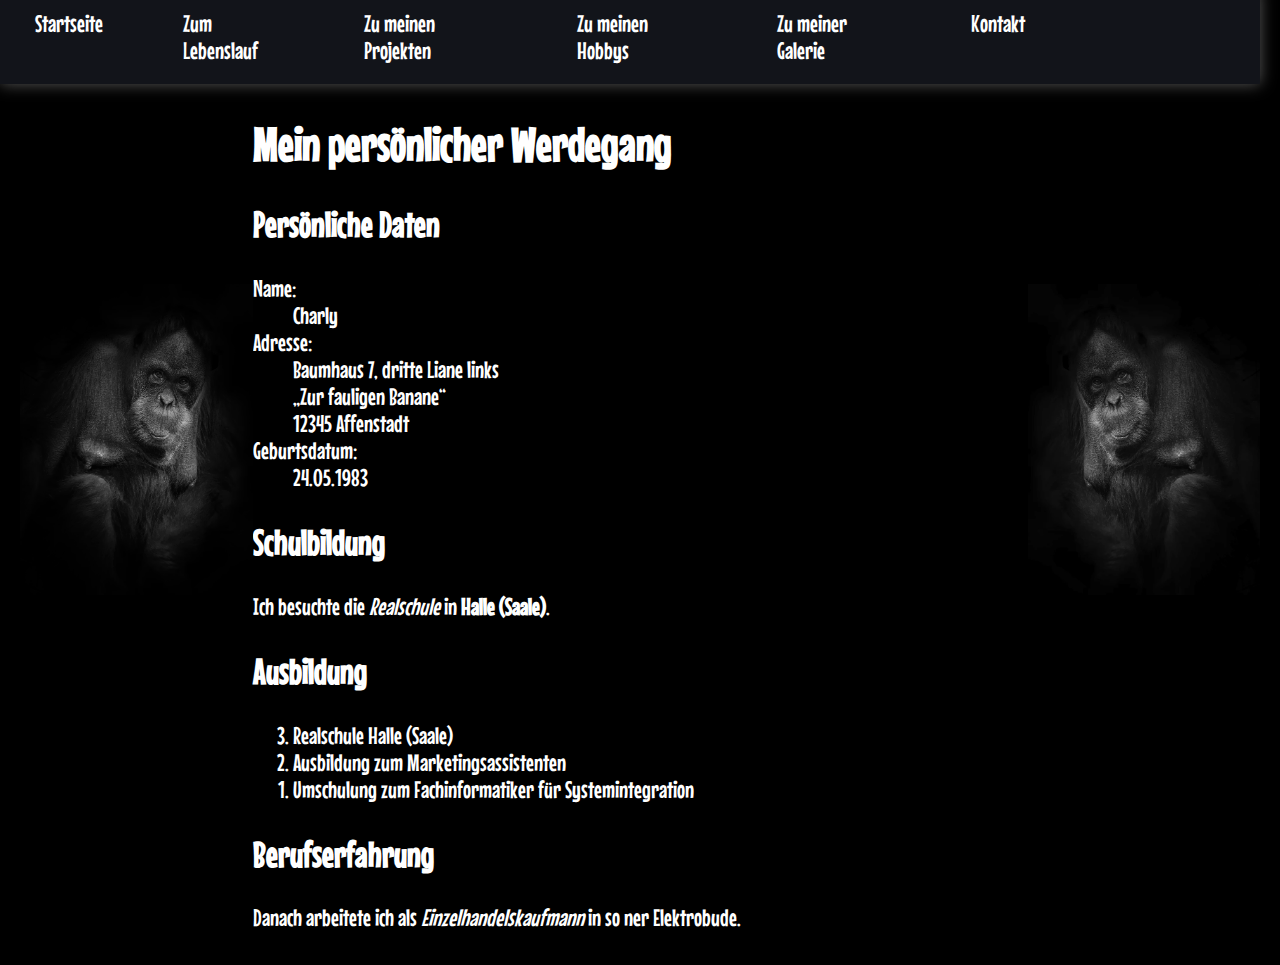
<file: pages/lebenslauf.html>
<!DOCTYPE html>
<html lang="de">
<head>
    <meta charset="UTF-8">
    <meta name="viewport" content="width=device-width, initial-scale=1.0">
    <title>Lebenslauf - Mein Portfolio</title>
    <link rel="stylesheet" href="../css/styles.css">
</head>
<body>
    <header>
        <!-- Navigation -->
        <nav>
            <ul> 
                <li><a href="../index.html" target="_self" style="margin-right: 20px">Startseite </a></li>
                <li><a href="lebenslauf.html" target="_self" style="margin-right: 20px">Zum Lebenslauf </a></li>
                <li><a href="projekte.html" target="_self" style="margin-right: 20px">Zu meinen Projekten </a></li>
                <li><a href="hobbys.html" target="_self" style="margin-right: 20px">Zu meinen Hobbys </a></li>
                <li><a href="galerie.html" target="_self" style="margin-right: 20px">Zu meiner Galerie </a></li>
                <li><a href="kontakt.html" target="_self" style="margin-right: 20px">Kontakt </a></li>
            </ul>
        </nav>
    </header>
    <main>
        <div class="content-row">
            <!-- linke Spalte -->
            <div class="portrait-wrapper">
                <img src="../images/monkey-left.avif" alt="Hier ist mein Portrait zu sehen" class="portrait">
            </div>
            
            <!-- mittlere Spalte -->
            <div class="text">
                <!-- Werdegang -->
                <h1>Mein persönlicher Werdegang</h1>
                <h2>Persönliche Daten</h2>
                    <dl>
                        <dt>Name:</dt>
                        <dd>Charly</dd>

                        <dt>Adresse:</dt>
                        <dd>Baumhaus 7, dritte Liane links<br>
                            „Zur fauligen Banane“<br>
                            12345 Affenstadt</dd>
                    
                        <dt>Geburtsdatum:</dt>
                        <dd>24.05.1983</dd>
                    </dl>
                
                <h2>Schulbildung</h2>
                <p>Ich besuchte die <em>Realschule</em> in <strong>Halle (Saale)</strong>.</p>
                <h2>Ausbildung</h2>
                    <ol reversed>
                        <li>Realschule Halle (Saale)</li>
                        <li>Ausbildung zum Marketingsassistenten</li>
                        <li>Umschulung zum Fachinformatiker für Systemintegration</li>
                    </ol>
                <h2>Berufserfahrung</h2>
                <p>Danach arbeitete ich als <em>Einzelhandelskaufmann</em> in so ner Elektrobude.</p>
            </div>

            <!-- rechte Spalte -->
            <div class="portrait-wrapper">
                <img src="../images/monkey-right.webp" alt="Hier ist mein Portrait zu sehen" class="portrait">
            </div>
        </div>
    </main>
</body>
</html>
</file>
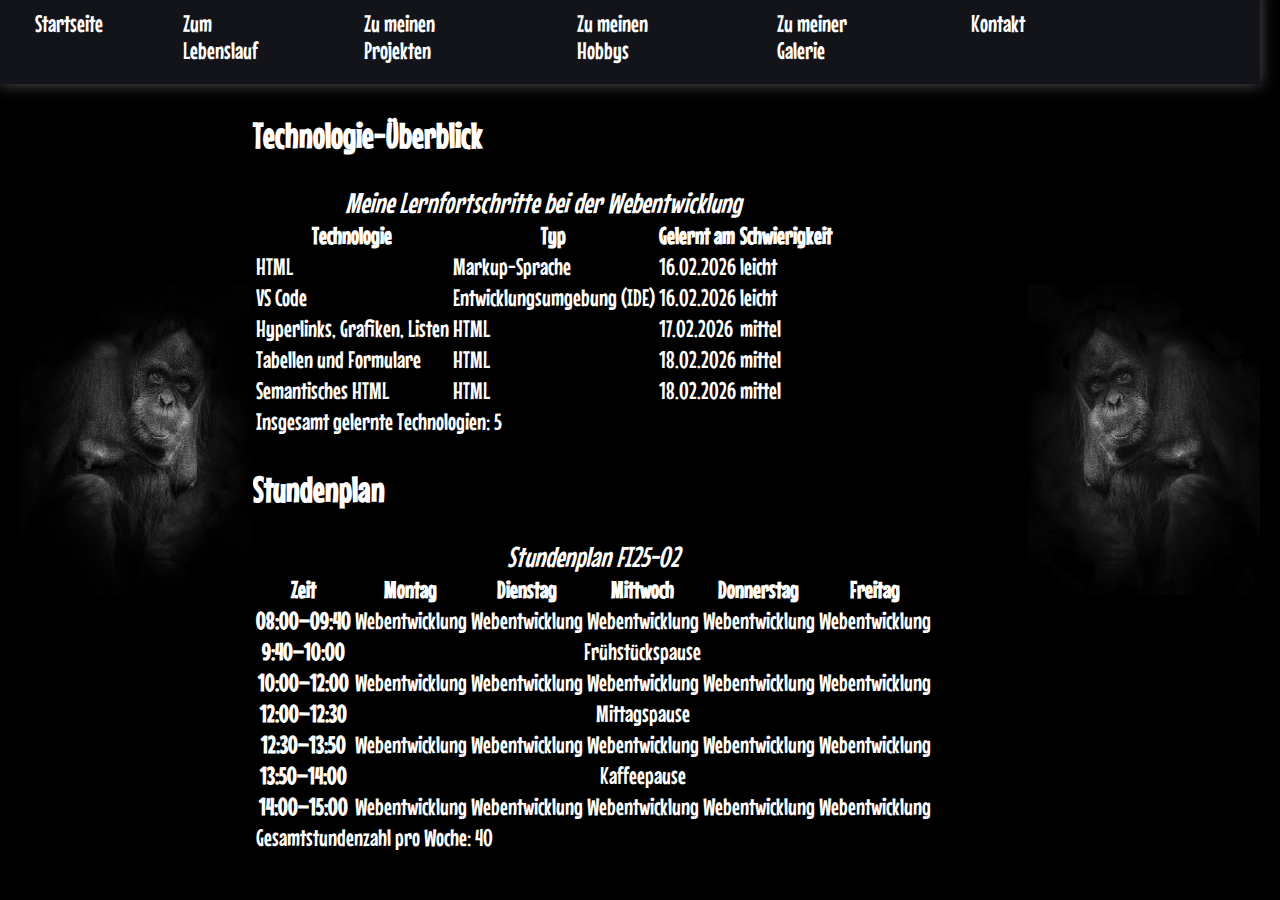
<file: pages/projekte.html>
<!DOCTYPE html>
<html lang="de">
<head>
    <meta charset="UTF-8">
    <meta name="viewport" content="width=device-width, initial-scale=1.0">
    <title>Projekte - Mein Portfolio</title>
    <link rel="stylesheet" href="../css/styles.css">
</head>
<body>
    <header>
        <!-- Navigation -->
        <nav>
            <ul> 
                <li><a href="../index.html" target="_self" style="margin-right: 20px">Startseite </a></li>
                <li><a href="lebenslauf.html" target="_self" style="margin-right: 20px">Zum Lebenslauf </a></li>
                <li><a href="projekte.html" target="_self" style="margin-right: 20px">Zu meinen Projekten </a></li>
                <li><a href="hobbys.html" target="_self" style="margin-right: 20px">Zu meinen Hobbys </a></li>
                <li><a href="galerie.html" target="_self" style="margin-right: 20px">Zu meiner Galerie </a></li>
                <li><a href="kontakt.html" target="_self" style="margin-right: 20px">Kontakt </a></li>
            </ul>
        </nav>
    </header>
    <main>
        <div class="content-row">
            <!-- linke Spalte -->
            <div class="portrait-wrapper">
                <img src="../images/monkey-left.avif" alt="Hier ist mein Portrait zu sehen" class="portrait">
            </div>
            
            <!-- mittlere Spalte -->
            <div class="text">
                <section class="technologie-ueberblick">
                    <h2>Technologie-Überblick</h2>

                    <table>
                        <caption style="font-style: oblique; font-size: larger;">Meine Lernfortschritte bei der Webentwicklung</caption>

                            <thead>
                            <tr>
                                <th>Technologie</th>
                                <th>Typ</th>
                                <th>Gelernt am</th>
                                <th>Schwierigkeit</th>
                            </tr>
                            </thead>

                            <tbody>
                            <tr>
                                <td>HTML</td>
                                <td>Markup-Sprache</td>
                                <td>16.02.2026</td>
                                <td>leicht</td>
                            </tr>
                            <tr>
                                <td>VS Code</td>
                                <td>Entwicklungsumgebung (IDE)</td>
                                <td>16.02.2026</td>
                                <td>leicht</td>
                            </tr>
                            <tr>
                                <td>Hyperlinks, Grafiken, Listen</td>
                                <td>HTML</td>
                                <td>17.02.2026</td>
                                <td>mittel</td>
                            </tr>          
                            <tr>
                                <td>Tabellen und Formulare</td>
                                <td>HTML</td>
                                <td>18.02.2026</td>
                                <td>mittel</td>
                            </tr>
                            <tr>
                                <td>Semantisches HTML</td>
                                <td>HTML</td>
                                <td>18.02.2026</td>
                                <td>mittel</td>
                            </tr>
                            </tbody>

                            <tfoot>
                            <tr>
                                <td colspan="4">
                                Insgesamt gelernte Technologien: 5
                                </td>
                            </tr>
                            </tfoot>
                    </table>
                </section>

                <section class="stundenplan">
                    <h2>Stundenplan</h2>

                    <table>
                        <caption style="font-style: oblique; font-size: larger;">Stundenplan FI25-02</caption>

                        <thead>
                            <tr>
                                <th>Zeit</th>
                                <th>Montag</th>
                                <th>Dienstag</th>
                                <th>Mittwoch</th>
                                <th>Donnerstag</th>
                                <th>Freitag</th>
                            </tr>
                        </thead>

                        <tbody>
                            <tr>
                                <th scope="row">08:00–09:40</th>
                                <td>Webentwicklung</td>
                                <td>Webentwicklung</td>
                                <td>Webentwicklung</td>
                                <td>Webentwicklung</td>
                                <td>Webentwicklung</td>
                            </tr>
                            <tr>
                                <th scope="row">9:40–10:00</th>
                                <td colspan="5" style="text-align: center;">Frühstückspause</td>
                            </tr>
                            <tr>
                                <th scope="row">10:00–12:00</th>
                                <td>Webentwicklung</td>
                                <td>Webentwicklung</td>
                                <td>Webentwicklung</td>
                                <td>Webentwicklung</td>
                                <td>Webentwicklung</td>
                            </tr>
                            <tr>
                                <th scope="row">12:00–12:30</th>
                                <td colspan="5" style="text-align: center;">Mittagspause</td>
                            </tr>
                            <tr>
                                <th scope="row">12:30–13:50</th>
                                <td>Webentwicklung</td>
                                <td>Webentwicklung</td>
                                <td>Webentwicklung</td>
                                <td>Webentwicklung</td>
                                <td>Webentwicklung</td>
                            </tr>
                            <tr>
                                <th scope="row">13:50–14:00</th>
                                <td colspan="5" style="text-align: center;">Kaffeepause</td>
                            </tr>
                            <tr>
                                <th scope="row">14:00–15:00</th>
                                <td>Webentwicklung</td>
                                <td>Webentwicklung</td>
                                <td>Webentwicklung</td>
                                <td>Webentwicklung</td>
                                <td>Webentwicklung</td>
                            </tr>
                        </tbody>

                        <tfoot>
                            <tr>
                                <td colspan="6">Gesamtstundenzahl pro Woche: 40</td>
                            </tr>
                        </tfoot>
                    </table>
            </section>
            </div>

            <!-- rechte Spalte -->
            <div class="portrait-wrapper">
                <img src="../images/monkey-right.webp" alt="Hier ist mein Portrait zu sehen" class="portrait">
            </div>
        </div>
    </main>
</body>
</html>
</file>
<file: css/styles.css>
@import url('https://fonts.googleapis.com/css2?family=Mouse+Memoirs&display=swap');

@font-face {
  font-family: 'Waltograph';
  src: url('../fonts/waltograph.otf') format('opentype');
  font-weight: normal;
  font-style: normal;
}
body {
  color: white;
  font-family: 'Mouse Memoirs', Arial, sans-serif;
  font-size: x-large;
  background-color: #000000;
  margin: 0;               /* neu */
  padding-left: 20px;      /* statt margin-left: 20px; */
  padding-right: 20px;     /* neu, damit rechts nichts abgeschnitten wird */
}
nav {
  font-family: 'Mouse Memoirs', Arial, sans-serif;
  font-size: x-large;
  background-color: #12141A;
  padding: 10px 200px;
  margin-top: -10px;
  margin-left: -20px;
  padding-left: 20px;
  box-shadow: 0 0 15px rgba(255, 255, 255, 0.35);
}

nav ul {
  justify-content: center;
  margin: 0;
  padding: 0;
  list-style: none;
  display: flex;      /* macht die li nebeneinander */
  gap: 30px;          /* Abstand zwischen den Punkten */
}
nav a {                                 
  display: inline-block; 
  padding: 10px 15px; 
  text-decoration: none; 
  color: #FFFFFF;
  border-radius: 5px;
  transition: background-color 0.3s ease;
}
nav a:hover {
  background-color: #FFFFFF;
  color: #000000;
}
/* Container für gesamten Inhalt */
.content-row {
  display: flex;
  align-items: flex-start;
  justify-content: center; /* horizontal */
  height: auto;           /* z.B. ganze Höhe des Viewports */   

}
/* mittlere Spalte */
.content-row .text {
  width: 1000px;
  max-width: 100%;
}

/* linke und rechte Bild-Spaltengestaltung */
.portrait-wrapper img {
  width: 250px;
  height: auto;
  max-width: 100%;
}
img.portrait {
  position: relative;
  top: 200px;
  width:300px;
  height: auto;
  max-width: 100%;
}
/* Galerie-Bilder Gestaltung */
.galerie-container {
  display: flex;          
  flex-wrap: wrap;        
  gap: 40px;             
  max-width: 1000px;     
}
.galerie-container figure {
  margin: 0;              
  text-align: center;     
}
.galerie-container img {
  max-width: 100%;
  height: auto;
  border-radius: 100px;
}
/* Haupttextgestaltung */
.main-text {
  font-family: 'Mouse Memoirs', Arial, sans-serif;
  font-size: 30px;
  font-style:italic;
}

/* Ergänzung unten in der Datei: */
@media (max-width: 600px) {
    body {
        font-size: large;
    }
    nav {
        padding: 10px 20px;   /* kein 200px-Padding auf kleinen Bildschirmen */
        margin-left: -20px;   /* wie vorher, damit der Balken weiterhin vollbreit wirkt */
    }

    nav ul {
        gap: 10px;
        flex-wrap: wrap;      /* Zeilenumbruch bei zu wenig Platz */
    }

    nav a {
        padding: 8px 10px;    /* leicht kleinere Klickflächen auf sehr kleinen Screens */
        font-size: large;
    }
}
    .main-text {
        font-size: 24px;  /* statt 30px auf sehr kleinen Screens angenehmer lesbar */
    }
</file>
